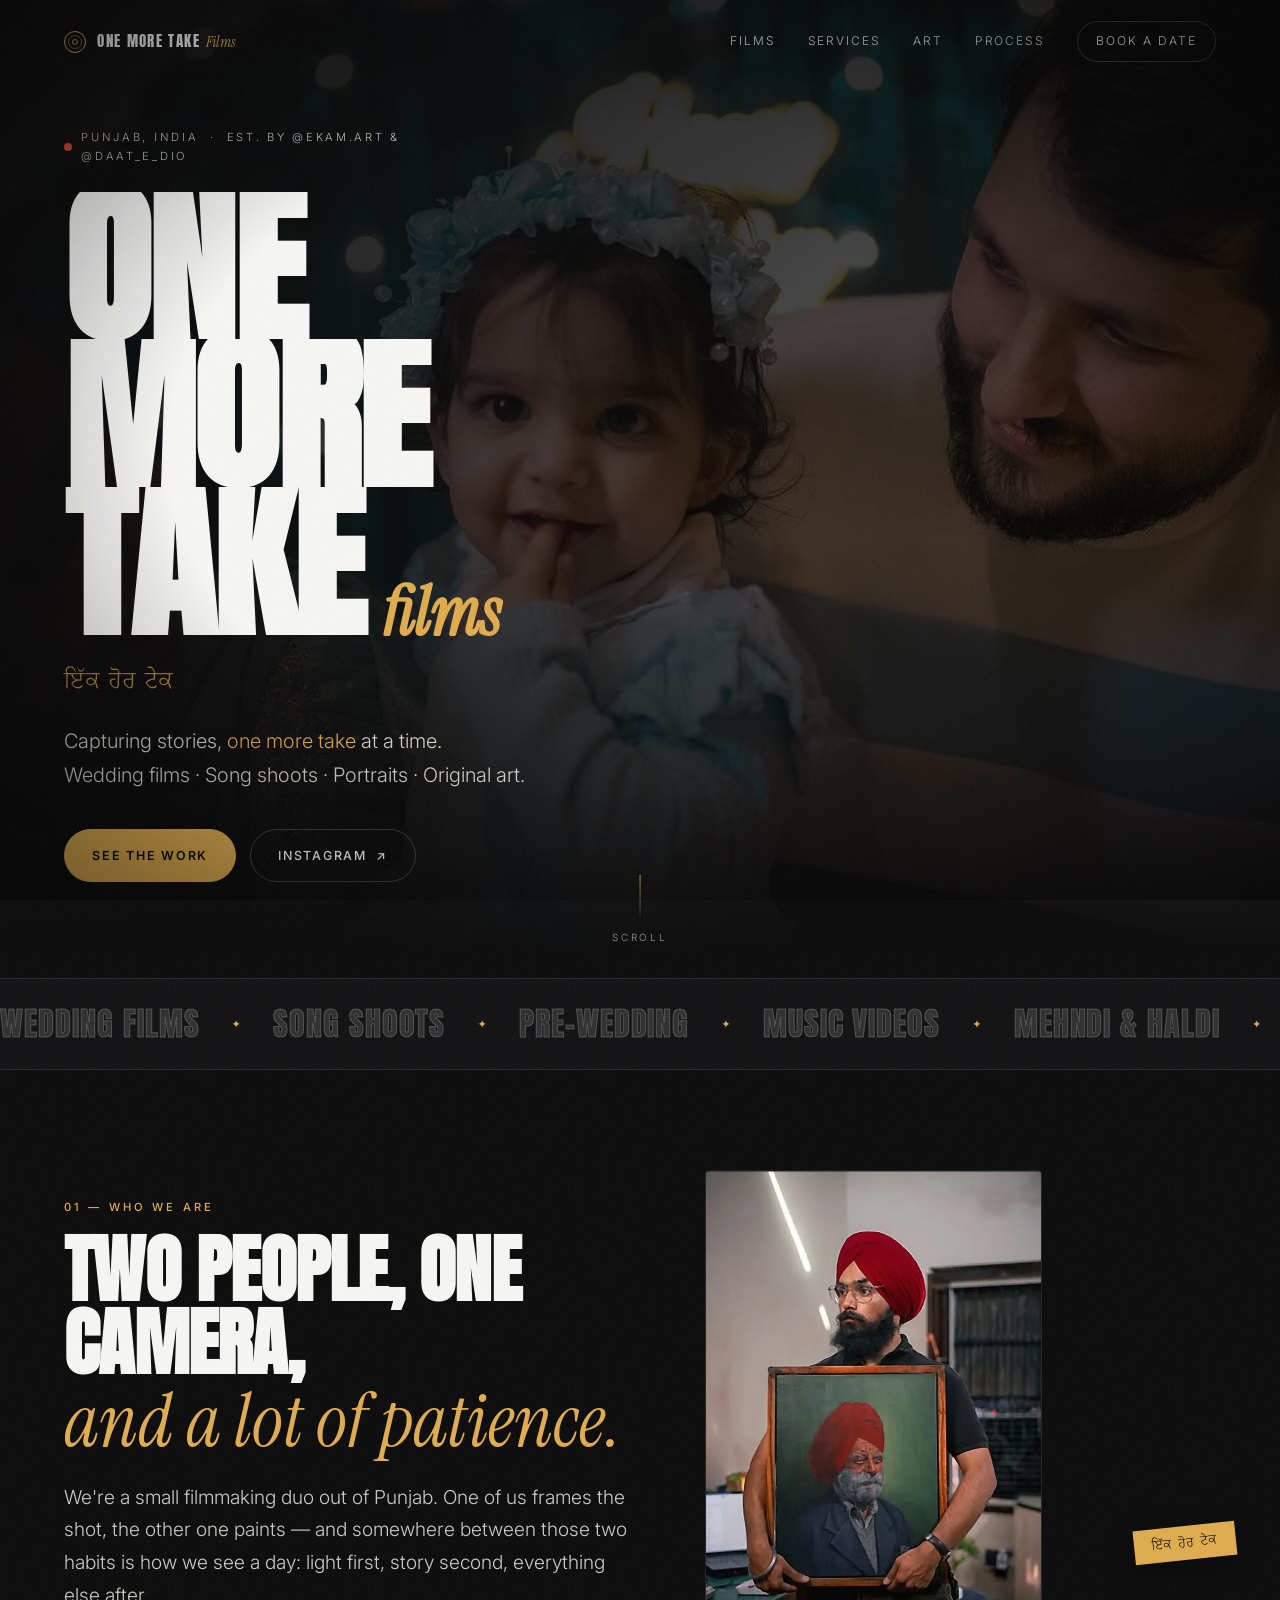
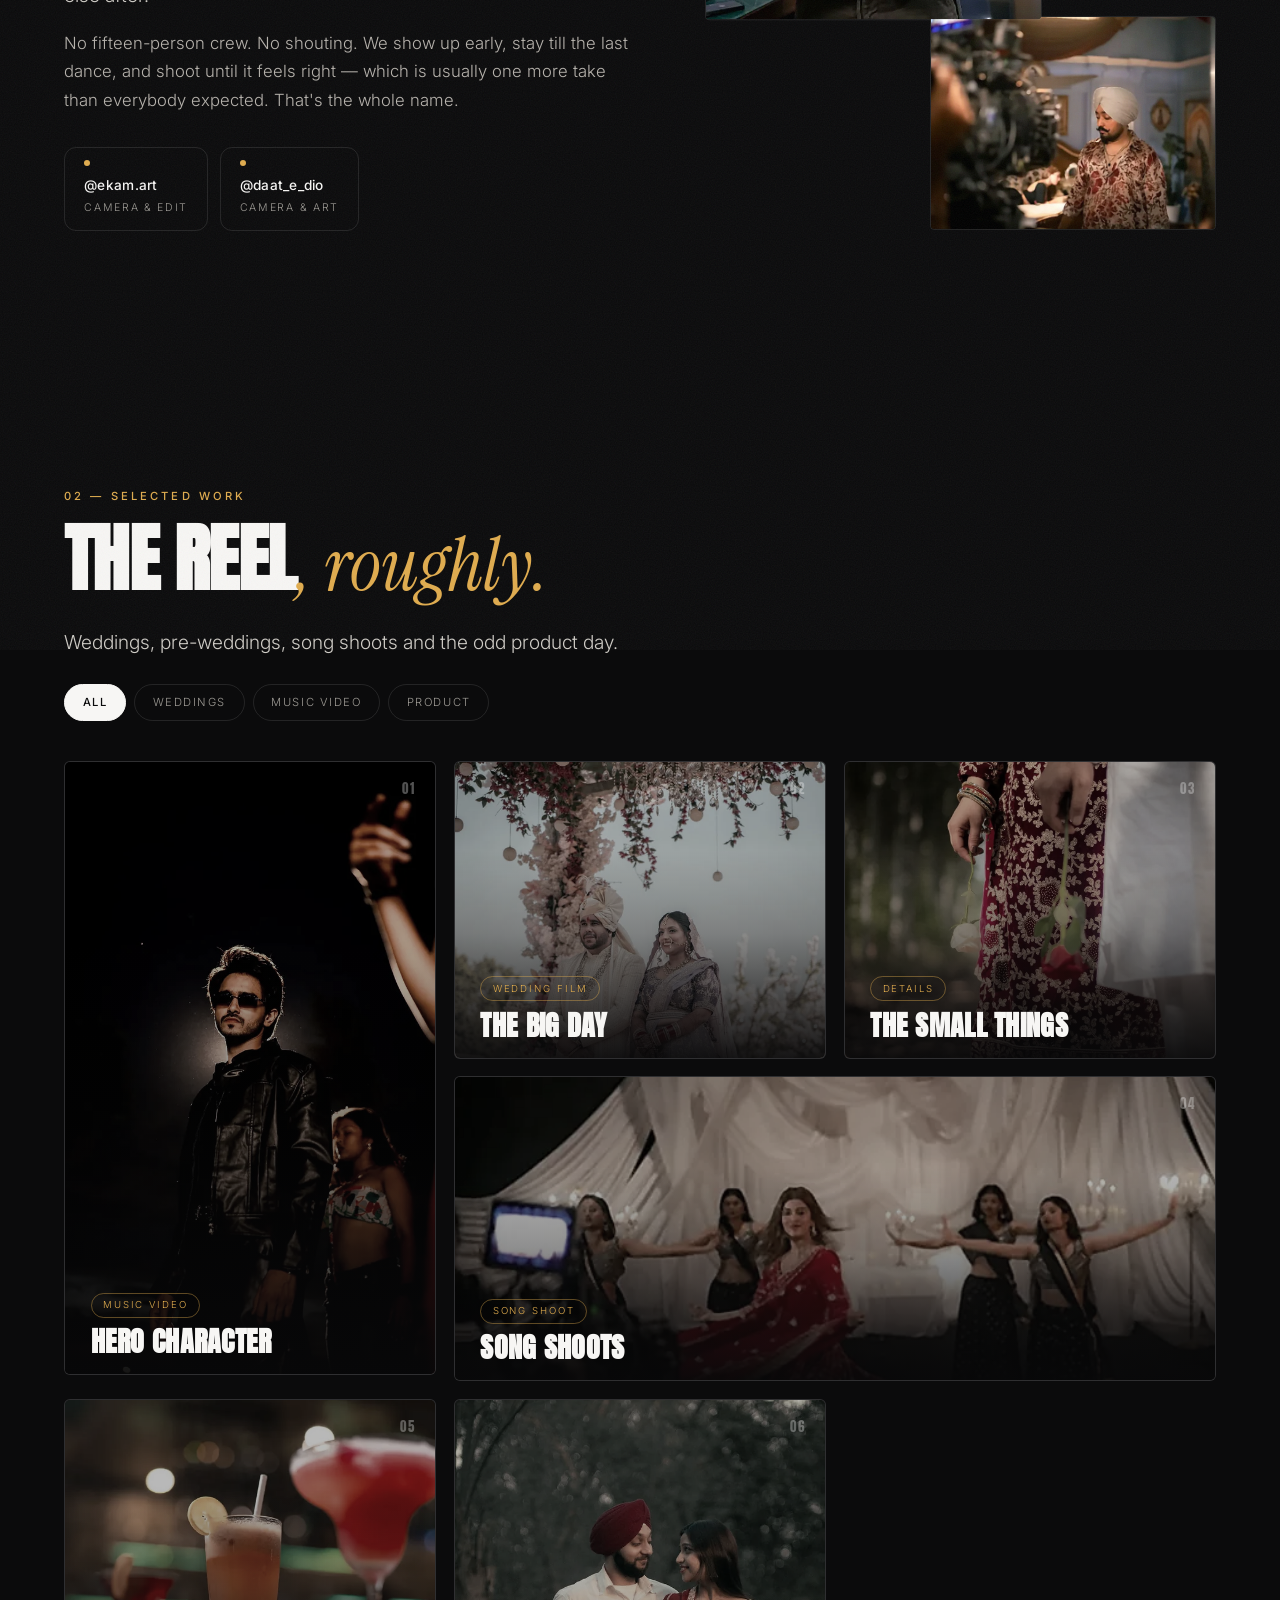
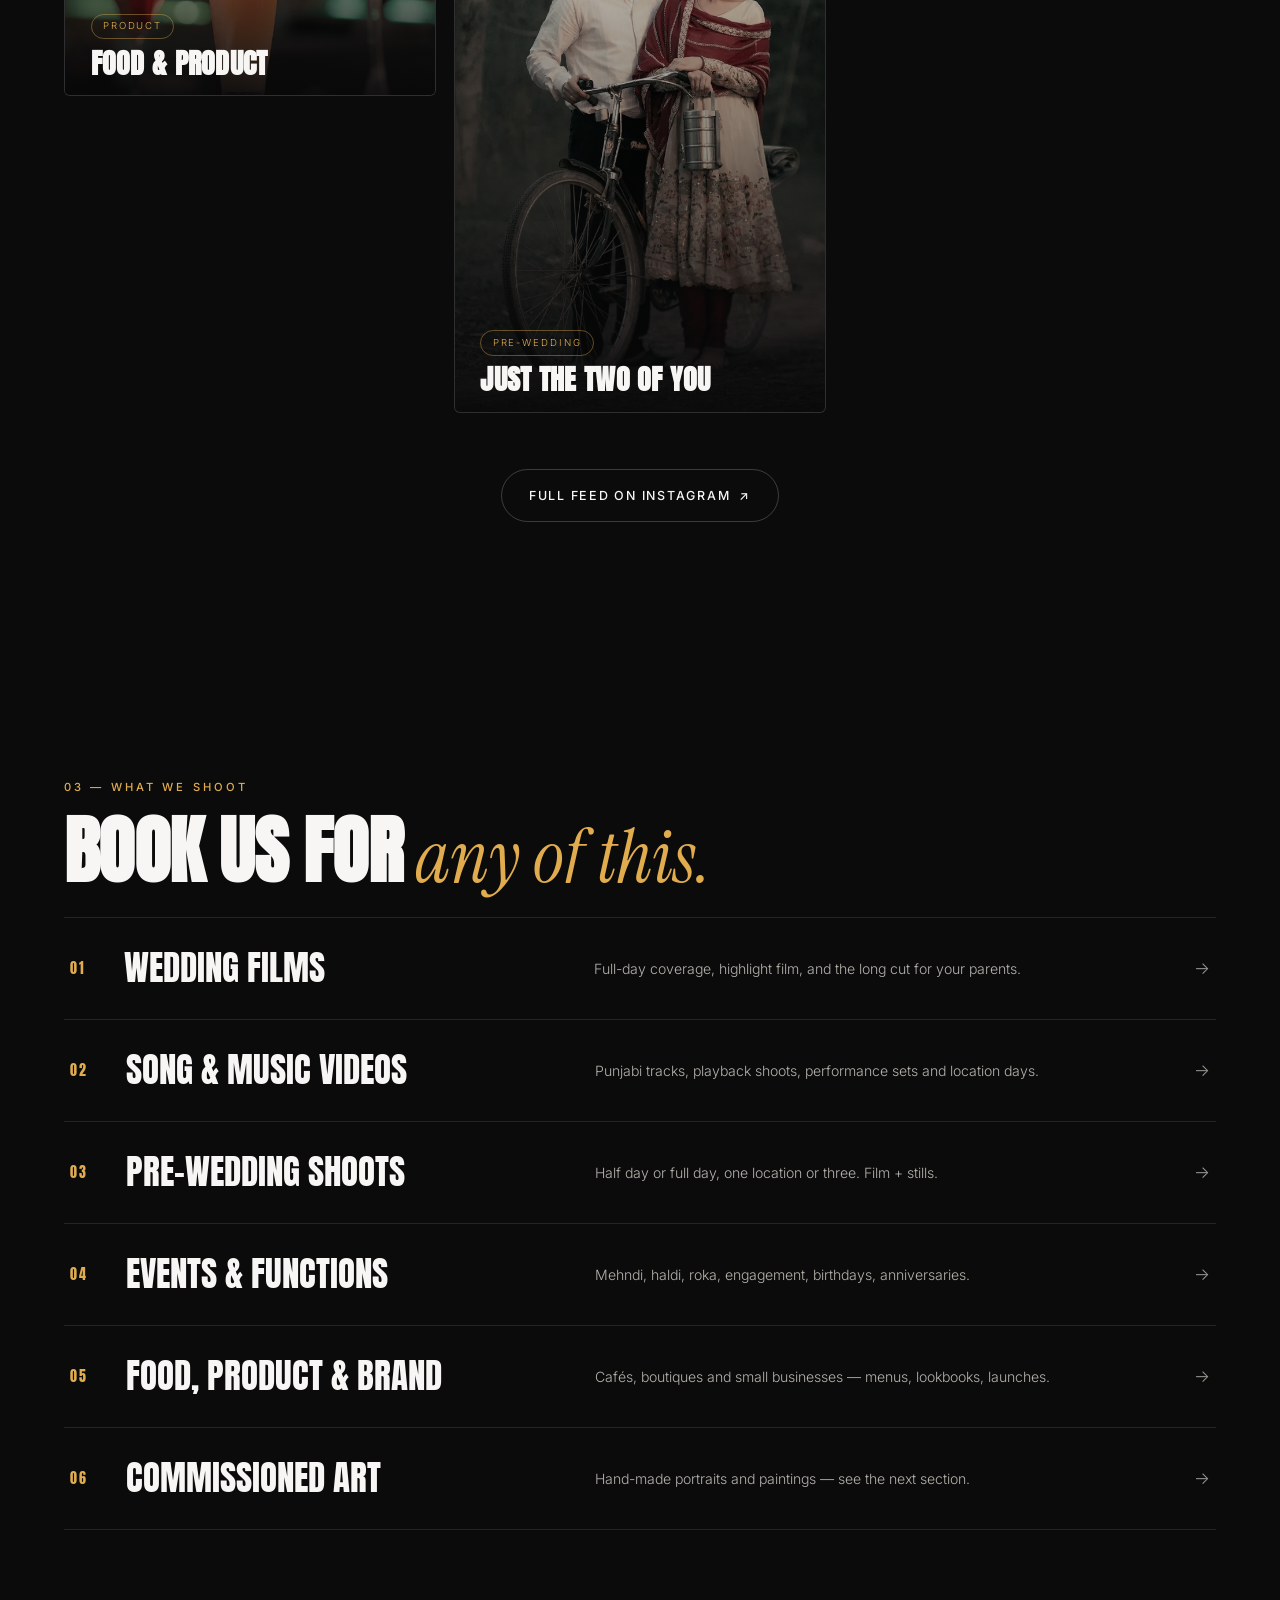
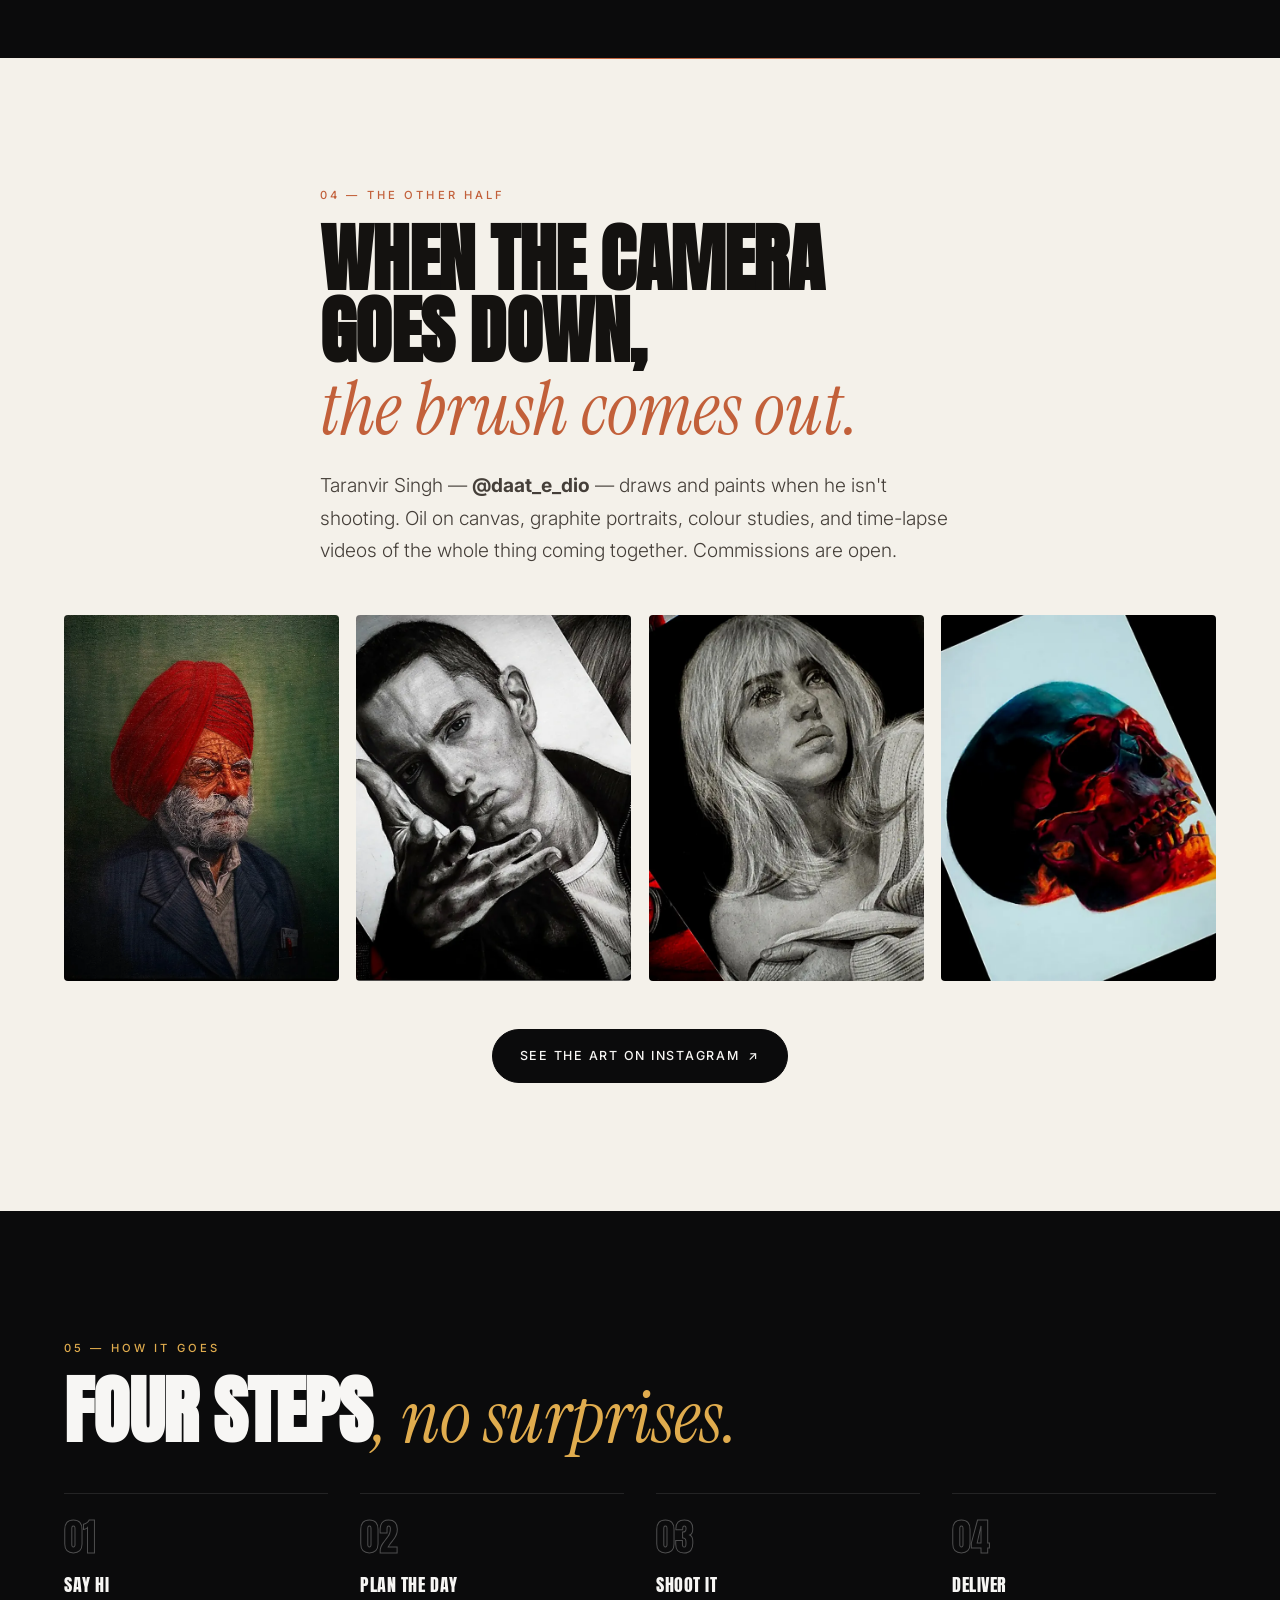
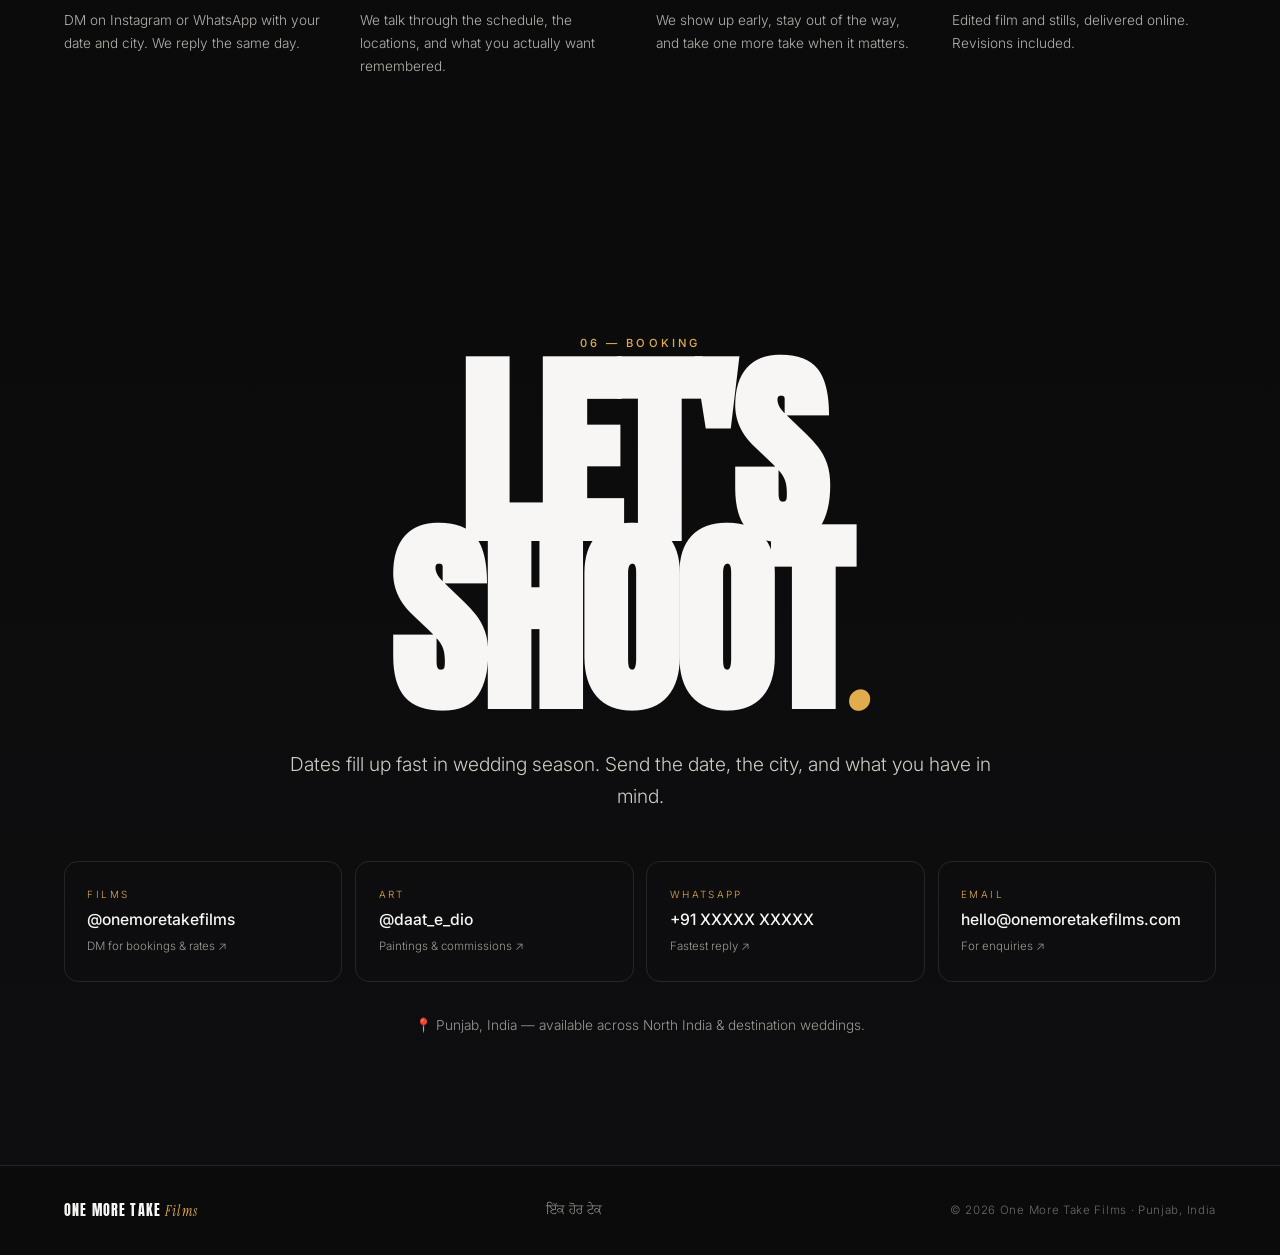
<file: index.html>
<!DOCTYPE html>
<html lang="en">
<head>
<meta charset="UTF-8" />
<meta name="viewport" content="width=device-width, initial-scale=1" />
<title>One More Take Films — Wedding Films, Song Shoots &amp; Art | Punjab</title>
<meta name="description" content="One More Take Films — cinematic wedding films, song shoots and music videos from Punjab, India. Plus original paintings and sketches by Taranvir Singh." />
<meta name="theme-color" content="#0b0b0c" />

<!-- Open Graph (for WhatsApp / Instagram link previews) -->
<meta property="og:type" content="website" />
<meta property="og:title" content="One More Take Films" />
<meta property="og:description" content="Capturing stories, one more take at a time. Wedding films, song shoots &amp; art from Punjab, India." />
<meta property="og:image" content="assets/img/og-cover.jpg" />

<link rel="preconnect" href="https://fonts.googleapis.com" />
<link rel="preconnect" href="https://fonts.gstatic.com" crossorigin />
<link href="https://fonts.googleapis.com/css2?family=Anton&family=Instrument+Serif:ital@0;1&family=Inter:wght@300;400;500;600&family=Noto+Serif+Gurmukhi:wght@400;600&display=swap" rel="stylesheet" />
<link rel="stylesheet" href="assets/css/style.css" />
</head>
<body>

<!-- ============ PRELOADER : 3 · 2 · 1 · ACTION ============ -->
<div class="loader" id="loader" aria-hidden="true">
  <div class="loader__clap">
    <div class="clap-top"><span></span><span></span><span></span><span></span><span></span><span></span></div>
    <div class="clap-body">
      <p>ONE MORE TAKE</p>
      <small>SCENE 01 · TAKE 01</small>
    </div>
  </div>
  <div class="loader__count"><span>3</span><span>2</span><span>1</span><span>ACTION</span></div>
</div>

<!-- ============ FILM GRAIN + VIGNETTE OVERLAYS ============ -->
<div class="grain" aria-hidden="true"></div>
<div class="vignette" aria-hidden="true"></div>
<div class="cursor" id="cursor" aria-hidden="true"><span></span></div>

<!-- ============ NAV ============ -->
<header class="nav" id="nav">
  <a class="nav__logo" href="#top">
    <span class="nav__aperture" aria-hidden="true"></span>
    <span class="nav__name">One More Take<em>Films</em></span>
  </a>
  <nav class="nav__links" id="navLinks">
    <a href="#work">Films</a>
    <a href="#services">Services</a>
    <a href="#art">Art</a>
    <a href="#process">Process</a>
    <a href="#contact" class="nav__cta">Book a date</a>
  </nav>
  <button class="nav__burger" id="burger" aria-label="Menu" aria-expanded="false"><span></span><span></span></button>
</header>

<!-- ============ HERO ============ -->
<section class="hero" id="top">
  <div class="hero__bars" aria-hidden="true"><i></i><i></i></div>

  <div class="hero__media" data-parallax="0.18">
    <picture>
  <source type="image/webp" sizes="100vw" srcset="assets/img/hero-640.webp 640w, assets/img/hero-960.webp 960w, assets/img/hero.webp 1920w" />
  <img src="assets/img/hero.jpg" sizes="100vw" srcset="assets/img/hero-640.jpg 640w, assets/img/hero-960.jpg 960w, assets/img/hero.jpg 1920w" alt="" fetchpriority="high" />
</picture>
  </div>

  <div class="hero__inner">
    <p class="hero__eyebrow reveal">
      <span class="rec" aria-hidden="true"></span> Punjab, India &nbsp;·&nbsp; Est. by @ekam.art &amp; @daat_e_dio
    </p>

    <h1 class="hero__title">
      <span class="line"><span>ONE</span></span>
      <span class="line"><span>MORE</span></span>
      <span class="line"><span>TAKE</span><em>films</em></span>
    </h1>

    <p class="hero__gurmukhi reveal" lang="pa">ਇੱਕ ਹੋਰ ਟੇਕ</p>

    <p class="hero__tag reveal">
      Capturing stories, <span class="hl">one more take</span> at a time.<br />
      Wedding films · Song shoots · Portraits · Original art.
    </p>

    <div class="hero__actions reveal">
      <a class="btn btn--solid" href="#work">See the work</a>
      <a class="btn btn--ghost" href="https://www.instagram.com/onemoretakefilms" target="_blank" rel="noopener">Instagram <span aria-hidden="true">↗</span></a>
    </div>
  </div>

  <a class="hero__scroll" href="#marquee" aria-label="Scroll down"><span></span>scroll</a>
</section>

<!-- ============ MARQUEE ============ -->
<div class="marquee" id="marquee" aria-hidden="true">
  <div class="marquee__track">
    <span>Wedding Films</span><i>✦</i><span>Song Shoots</span><i>✦</i><span>Pre-Wedding</span><i>✦</i><span>Music Videos</span><i>✦</i><span>Mehndi &amp; Haldi</span><i>✦</i><span>Portraits</span><i>✦</i><span>Paintings</span><i>✦</i>
    <span>Wedding Films</span><i>✦</i><span>Song Shoots</span><i>✦</i><span>Pre-Wedding</span><i>✦</i><span>Music Videos</span><i>✦</i><span>Mehndi &amp; Haldi</span><i>✦</i><span>Portraits</span><i>✦</i><span>Paintings</span><i>✦</i>
  </div>
</div>

<!-- ============ ABOUT ============ -->
<section class="about" id="about">
  <div class="wrap about__grid">
    <div class="about__copy">
      <p class="kicker reveal">01 — Who we are</p>
      <h2 class="h2 reveal">Two people, one camera,<br /><em>and a lot of patience.</em></h2>
      <p class="lead reveal">
        We're a small filmmaking duo out of Punjab. One of us frames the shot, the other one paints —
        and somewhere between those two habits is how we see a day: light first, story second, everything else after.
      </p>
      <p class="reveal">
        No fifteen-person crew. No shouting. We show up early, stay till the last dance, and shoot until it feels
        right — which is usually one more take than everybody expected. That's the whole name.
      </p>
      <div class="about__people reveal">
        <a class="person" href="https://www.instagram.com/ekam.art" target="_blank" rel="noopener">
          <span class="person__dot"></span>
          <b>@ekam.art</b><small>Camera &amp; edit</small>
        </a>
        <a class="person" href="https://www.instagram.com/daat_e_dio" target="_blank" rel="noopener">
          <span class="person__dot"></span>
          <b>@daat_e_dio</b><small>Camera &amp; art</small>
        </a>
      </div>
    </div>

    <div class="about__frames">
      <figure class="frame frame--a" data-parallax="0.08">
        <picture>
  <source type="image/webp" sizes="(max-width:1000px) 90vw, 42vw" srcset="assets/img/about-1-640.webp 640w, assets/img/about-1.webp 900w" />
  <img src="assets/img/about-1.jpg" sizes="(max-width:1000px) 90vw, 42vw" srcset="assets/img/about-1-640.jpg 640w, assets/img/about-1.jpg 900w" alt="Taranvir Singh holding a finished oil portrait" loading="lazy" />
</picture>
      </figure>
      <figure class="frame frame--b" data-parallax="-0.06">
        <picture>
  <source type="image/webp" sizes="(max-width:1000px) 90vw, 42vw" srcset="assets/img/about-2-640.webp 640w, assets/img/about-2-960.webp 960w, assets/img/about-2.webp 1138w" />
  <img src="assets/img/about-2.jpg" sizes="(max-width:1000px) 90vw, 42vw" srcset="assets/img/about-2-640.jpg 640w, assets/img/about-2-960.jpg 960w, assets/img/about-2.jpg 1138w" alt="Cinema camera rig on set, behind the scenes" loading="lazy" />
</picture>
      </figure>
      <div class="frame__tape" aria-hidden="true">ਇੱਕ ਹੋਰ ਟੇਕ</div>
    </div>
  </div>
</section>

<!-- ============ WORK / GALLERY ============ -->
<section class="work" id="work">
  <div class="wrap">
    <p class="kicker reveal">02 — Selected work</p>
    <h2 class="h2 reveal">The reel<em>, roughly.</em></h2>
    <p class="lead reveal">Weddings, pre-weddings, song shoots and the odd product day.</p>

    <div class="filters reveal" role="tablist" aria-label="Filter work">
      <button class="chip is-on" data-filter="all">All</button>
      <button class="chip" data-filter="wedding">Weddings</button>
      <button class="chip" data-filter="song">Music video</button>
      <button class="chip" data-filter="product">Product</button>
    </div>
  </div>

  <div class="grid wrap" id="grid">

    <article class="card card--tall reveal" data-cat="song">
      <div class="card__media">
        <picture>
  <source type="image/webp" sizes="(max-width:760px) 92vw, (max-width:1000px) 48vw, 33vw" srcset="assets/img/work-01-640.webp 640w, assets/img/work-01.webp 900w" />
  <img src="assets/img/work-01.jpg" sizes="(max-width:760px) 92vw, (max-width:1000px) 48vw, 33vw" srcset="assets/img/work-01-640.jpg 640w, assets/img/work-01.jpg 900w" alt="Music video still, performer backlit at night" loading="lazy" />
</picture>
      </div>
      <div class="card__meta">
        <span class="tag">Music video</span>
        <h3>Hero character</h3>
        <p>Night exteriors, hard backlight, and a look that had to read in one frame.</p>
      </div>
      <span class="card__no" aria-hidden="true">01</span>
    </article>

    <article class="card reveal" data-cat="wedding">
      <div class="card__media">
        <picture>
  <source type="image/webp" sizes="(max-width:760px) 92vw, (max-width:1000px) 48vw, 33vw" srcset="assets/img/work-02-640.webp 640w, assets/img/work-02-960.webp 960w, assets/img/work-02.webp 1200w" />
  <img src="assets/img/work-02.jpg" sizes="(max-width:760px) 92vw, (max-width:1000px) 48vw, 33vw" srcset="assets/img/work-02-640.jpg 640w, assets/img/work-02-960.jpg 960w, assets/img/work-02.jpg 1200w" alt="Bride and groom under a floral mandap" loading="lazy" />
</picture>
      </div>
      <div class="card__meta">
        <span class="tag">Wedding film</span>
        <h3>The big day</h3>
        <p>Getting ready to the last bidaai — cut down to a film you'll actually rewatch.</p>
      </div>
      <span class="card__no" aria-hidden="true">02</span>
    </article>

    <article class="card reveal" data-cat="wedding">
      <div class="card__media">
        <picture>
  <source type="image/webp" sizes="(max-width:760px) 92vw, (max-width:1000px) 48vw, 33vw" srcset="assets/img/work-03-640.webp 640w, assets/img/work-03-960.webp 960w, assets/img/work-03.webp 1200w" />
  <img src="assets/img/work-03.jpg" sizes="(max-width:760px) 92vw, (max-width:1000px) 48vw, 33vw" srcset="assets/img/work-03-640.jpg 640w, assets/img/work-03-960.jpg 960w, assets/img/work-03.jpg 1200w" alt="Close detail of embroidery and roses" loading="lazy" />
</picture>
      </div>
      <div class="card__meta">
        <span class="tag">Details</span>
        <h3>The small things</h3>
        <p>Embroidery, bangles, roses — the frames nobody thinks to ask for.</p>
      </div>
      <span class="card__no" aria-hidden="true">03</span>
    </article>

    <article class="card card--wide reveal" data-cat="song">
      <div class="card__media">
        <picture>
  <source type="image/webp" sizes="(max-width:760px) 92vw, (max-width:1000px) 48vw, 33vw" srcset="assets/img/work-04-640.webp 640w, assets/img/work-04-960.webp 960w, assets/img/work-04.webp 1280w" />
  <img src="assets/img/work-04.jpg" sizes="(max-width:760px) 92vw, (max-width:1000px) 48vw, 33vw" srcset="assets/img/work-04-640.jpg 640w, assets/img/work-04-960.jpg 960w, assets/img/work-04.jpg 1280w" alt="Dancer mid-twirl on a song shoot set" loading="lazy" />
</picture>
      </div>
      <div class="card__meta">
        <span class="tag">Song shoot</span>
        <h3>Song shoots</h3>
        <p>Playback, choreography, and the one wide shot the artist always asks for.</p>
      </div>
      <span class="card__no" aria-hidden="true">04</span>
    </article>

    <article class="card reveal" data-cat="product">
      <div class="card__media">
        <picture>
  <source type="image/webp" sizes="(max-width:760px) 92vw, (max-width:1000px) 48vw, 33vw" srcset="assets/img/work-05-640.webp 640w, assets/img/work-05-960.webp 960w, assets/img/work-05.webp 1200w" />
  <img src="assets/img/work-05.jpg" sizes="(max-width:760px) 92vw, (max-width:1000px) 48vw, 33vw" srcset="assets/img/work-05-640.jpg 640w, assets/img/work-05-960.jpg 960w, assets/img/work-05.jpg 1200w" alt="Cocktails lit against bokeh" loading="lazy" />
</picture>
      </div>
      <div class="card__meta">
        <span class="tag">Product</span>
        <h3>Food &amp; product</h3>
        <p>Menus, cafés and small businesses — shot so the thing actually looks good.</p>
      </div>
      <span class="card__no" aria-hidden="true">05</span>
    </article>

    <article class="card card--tall reveal" data-cat="wedding">
      <div class="card__media">
        <picture>
  <source type="image/webp" sizes="(max-width:760px) 92vw, (max-width:1000px) 48vw, 33vw" srcset="assets/img/work-06-640.webp 640w, assets/img/work-06.webp 900w" />
  <img src="assets/img/work-06.jpg" sizes="(max-width:760px) 92vw, (max-width:1000px) 48vw, 33vw" srcset="assets/img/work-06-640.jpg 640w, assets/img/work-06.jpg 900w" alt="Pre-wedding portrait with a bicycle at dusk" loading="lazy" />
</picture>
      </div>
      <div class="card__meta">
        <span class="tag">Pre-wedding</span>
        <h3>Just the two of you</h3>
        <p>One location, good light, and zero awkward posing instructions.</p>
      </div>
      <span class="card__no" aria-hidden="true">06</span>
    </article>

  </div>

  <div class="wrap center">
    <a class="btn btn--ghost reveal" href="https://www.instagram.com/onemoretakefilms" target="_blank" rel="noopener">
      Full feed on Instagram <span aria-hidden="true">↗</span>
    </a>
  </div>
</section>

<!-- ============ SERVICES ============ -->
<section class="services" id="services">
  <div class="wrap">
    <p class="kicker reveal">03 — What we shoot</p>
    <h2 class="h2 reveal">Book us for<em> any of this.</em></h2>

    <ul class="svc">
      <li class="svc__row reveal">
        <span class="svc__n">01</span>
        <h3>Wedding Films</h3>
        <p>Full-day coverage, highlight film, and the long cut for your parents.</p>
        <span class="svc__go" aria-hidden="true">→</span>
      </li>
      <li class="svc__row reveal">
        <span class="svc__n">02</span>
        <h3>Song &amp; Music Videos</h3>
        <p>Punjabi tracks, playback shoots, performance sets and location days.</p>
        <span class="svc__go" aria-hidden="true">→</span>
      </li>
      <li class="svc__row reveal">
        <span class="svc__n">03</span>
        <h3>Pre-Wedding Shoots</h3>
        <p>Half day or full day, one location or three. Film + stills.</p>
        <span class="svc__go" aria-hidden="true">→</span>
      </li>
      <li class="svc__row reveal">
        <span class="svc__n">04</span>
        <h3>Events &amp; Functions</h3>
        <p>Mehndi, haldi, roka, engagement, birthdays, anniversaries.</p>
        <span class="svc__go" aria-hidden="true">→</span>
      </li>
      <li class="svc__row reveal">
        <span class="svc__n">05</span>
        <h3>Food, Product &amp; Brand</h3>
        <p>Cafés, boutiques and small businesses — menus, lookbooks, launches.</p>
        <span class="svc__go" aria-hidden="true">→</span>
      </li>
      <li class="svc__row reveal">
        <span class="svc__n">06</span>
        <h3>Commissioned Art</h3>
        <p>Hand-made portraits and paintings — see the next section.</p>
        <span class="svc__go" aria-hidden="true">→</span>
      </li>
    </ul>
  </div>
</section>

<!-- ============ ART / DAAT-E-DIO ============ -->
<section class="art" id="art">
  <div class="wrap art__head">
    <p class="kicker reveal">04 — The other half</p>
    <h2 class="h2 reveal">When the camera goes down,<br /><em>the brush comes out.</em></h2>
    <p class="lead reveal">
      Taranvir Singh — <b>@daat_e_dio</b> — draws and paints when he isn't shooting. Oil on canvas,
      graphite portraits, colour studies, and time-lapse videos of the whole thing coming together.
      Commissions are open.
    </p>
  </div>

  <div class="art__strip">
    <figure class="art__item reveal">
      <picture>
  <source type="image/webp" sizes="(max-width:380px) 92vw, (max-width:1000px) 46vw, 24vw" srcset="assets/img/art-01-640.webp 640w, assets/img/art-01.webp 900w" />
  <img src="assets/img/art-01.jpg" sizes="(max-width:380px) 92vw, (max-width:1000px) 46vw, 24vw" srcset="assets/img/art-01-640.jpg 640w, assets/img/art-01.jpg 900w" alt="Oil portrait of an elderly man in a red turban" loading="lazy" />
</picture>
      <figcaption>Oil on canvas</figcaption>
    </figure>
    <figure class="art__item reveal">
      <picture>
  <source type="image/webp" sizes="(max-width:380px) 92vw, (max-width:1000px) 46vw, 24vw" srcset="assets/img/art-02-640.webp 640w, assets/img/art-02.webp 900w" />
  <img src="assets/img/art-02.jpg" sizes="(max-width:380px) 92vw, (max-width:1000px) 46vw, 24vw" srcset="assets/img/art-02-640.jpg 640w, assets/img/art-02.jpg 900w" alt="Graphite portrait study" loading="lazy" />
</picture>
      <figcaption>Graphite portrait</figcaption>
    </figure>
    <figure class="art__item reveal">
      <picture>
  <source type="image/webp" sizes="(max-width:380px) 92vw, (max-width:1000px) 46vw, 24vw" srcset="assets/img/art-03-640.webp 640w, assets/img/art-03.webp 900w" />
  <img src="assets/img/art-03.jpg" sizes="(max-width:380px) 92vw, (max-width:1000px) 46vw, 24vw" srcset="assets/img/art-03-640.jpg 640w, assets/img/art-03.jpg 900w" alt="Graphite portrait study" loading="lazy" />
</picture>
      <figcaption>Pencil study</figcaption>
    </figure>
    <figure class="art__item reveal">
      <picture>
  <source type="image/webp" sizes="(max-width:380px) 92vw, (max-width:1000px) 46vw, 24vw" srcset="assets/img/art-04-640.webp 640w, assets/img/art-04.webp 900w" />
  <img src="assets/img/art-04.jpg" sizes="(max-width:380px) 92vw, (max-width:1000px) 46vw, 24vw" srcset="assets/img/art-04-640.jpg 640w, assets/img/art-04.jpg 900w" alt="Colour pencil study" loading="lazy" />
</picture>
      <figcaption>Colour study</figcaption>
    </figure>
  </div>

  <div class="wrap center">
    <a class="btn btn--dark reveal" href="https://www.instagram.com/daat_e_dio" target="_blank" rel="noopener">
      See the art on Instagram <span aria-hidden="true">↗</span>
    </a>
  </div>
</section>

<!-- ============ PROCESS ============ -->
<section class="process" id="process">
  <div class="wrap">
    <p class="kicker reveal">05 — How it goes</p>
    <h2 class="h2 reveal">Four steps<em>, no surprises.</em></h2>

    <div class="steps">
      <div class="step reveal">
        <span class="step__n">01</span>
        <h3>Say hi</h3>
        <p>DM on Instagram or WhatsApp with your date and city. We reply the same day.</p>
      </div>
      <div class="step reveal">
        <span class="step__n">02</span>
        <h3>Plan the day</h3>
        <p>We talk through the schedule, the locations, and what you actually want remembered.</p>
      </div>
      <div class="step reveal">
        <span class="step__n">03</span>
        <h3>Shoot it</h3>
        <p>We show up early, stay out of the way, and take one more take when it matters.</p>
      </div>
      <div class="step reveal">
        <span class="step__n">04</span>
        <h3>Deliver</h3>
        <p>Edited film and stills, delivered online. Revisions included.</p>
      </div>
    </div>
  </div>
</section>

<!-- ============ CONTACT ============ -->
<section class="contact" id="contact">
  <div class="wrap">
    <p class="kicker reveal">06 — Booking</p>
    <h2 class="big reveal">LET'S<br />SHOOT<em>.</em></h2>
    <p class="lead center reveal">
      Dates fill up fast in wedding season. Send the date, the city, and what you have in mind.
    </p>

    <div class="contact__cards">
      <a class="ccard reveal" href="https://www.instagram.com/onemoretakefilms" target="_blank" rel="noopener">
        <span class="ccard__k">Films</span>
        <b>@onemoretakefilms</b>
        <small>DM for bookings &amp; rates ↗</small>
      </a>
      <a class="ccard reveal" href="https://www.instagram.com/daat_e_dio" target="_blank" rel="noopener">
        <span class="ccard__k">Art</span>
        <b>@daat_e_dio</b>
        <small>Paintings &amp; commissions ↗</small>
      </a>
      <a class="ccard reveal" href="https://wa.me/91XXXXXXXXXX" data-edit>
        <span class="ccard__k">WhatsApp</span>
        <b>+91 XXXXX XXXXX</b>
        <small>Fastest reply ↗</small>
      </a>
      <a class="ccard reveal" href="mailto:hello@onemoretakefilms.com" data-edit>
        <span class="ccard__k">Email</span>
        <b>hello@onemoretakefilms.com</b>
        <small>For enquiries ↗</small>
      </a>
    </div>

    <p class="contact__loc reveal">📍 Punjab, India — available across North India &amp; destination weddings.</p>
  </div>
</section>

<!-- ============ FOOTER ============ -->
<footer class="foot">
  <div class="wrap foot__in">
    <span class="foot__logo">One More Take <em>Films</em></span>
    <span class="foot__pa" lang="pa">ਇੱਕ ਹੋਰ ਟੇਕ</span>
    <span class="foot__c">© <span id="yr">2026</span> One More Take Films · Punjab, India</span>
  </div>
</footer>

<script src="assets/js/main.js"></script>
</body>
</html>
</file>
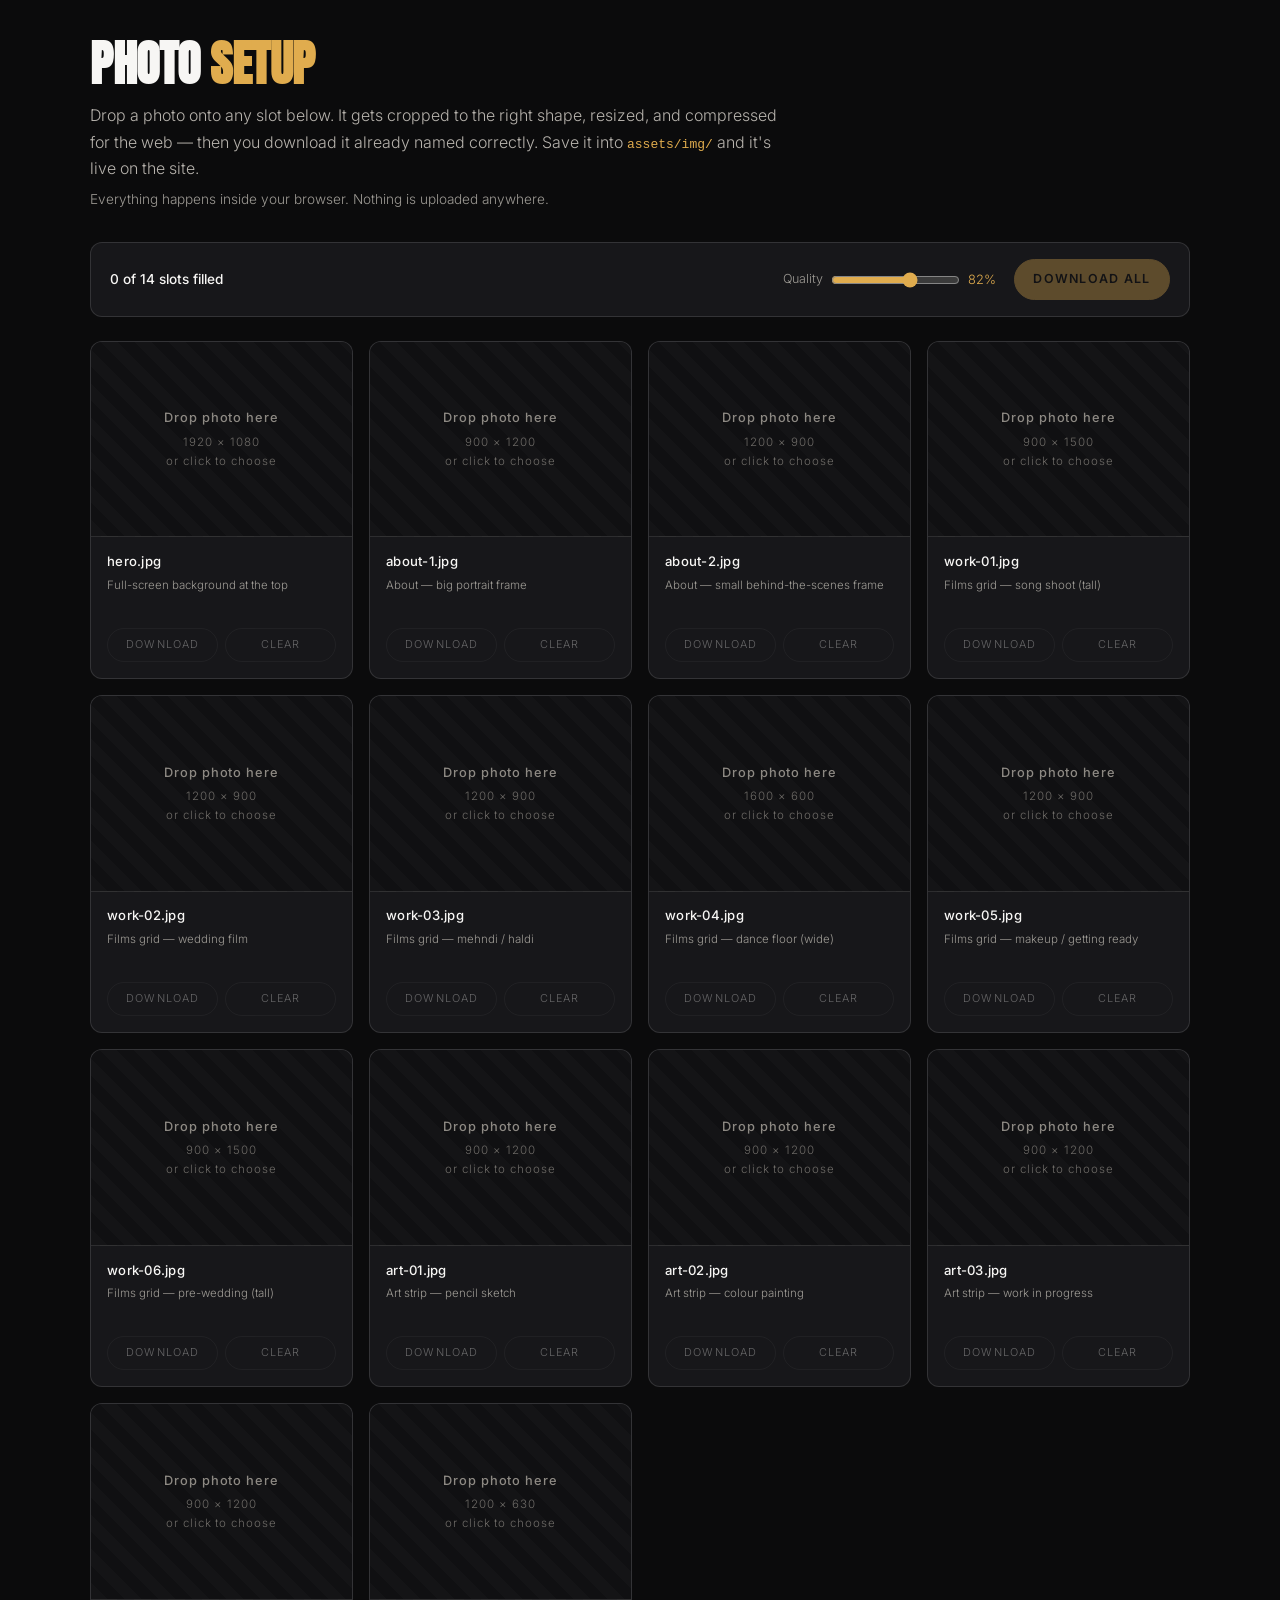
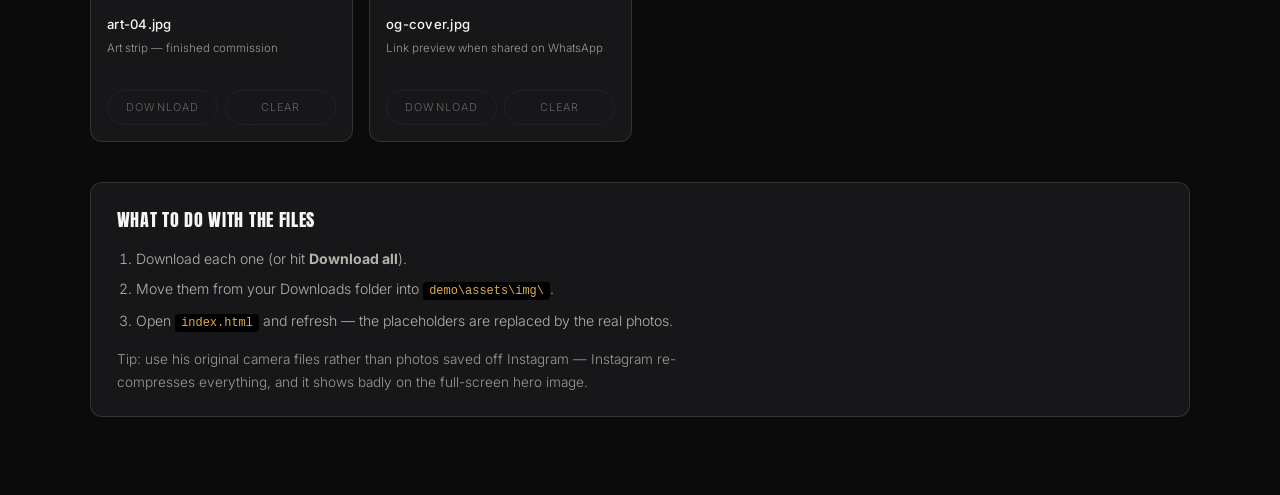
<file: setup-photos.html>
<!DOCTYPE html>
<html lang="en">
<head>
<meta charset="UTF-8" />
<meta name="viewport" content="width=device-width, initial-scale=1" />
<title>Photo Setup — One More Take Films</title>
<link href="https://fonts.googleapis.com/css2?family=Anton&family=Inter:wght@300;400;500;600&display=swap" rel="stylesheet" />
<style>
  :root{--ink:#0b0b0c;--smoke:#17171a;--line:rgba(255,255,255,.12);--gold:#e0ac4e;--fog:#9d9a94;--white:#f7f6f4}
  *{box-sizing:border-box;margin:0;padding:0}
  body{background:var(--ink);color:var(--white);font-family:Inter,system-ui,sans-serif;font-weight:300;line-height:1.65;padding:2.5rem 1.5rem 5rem}
  .wrap{width:min(1100px,100%);margin-inline:auto}
  h1{font-family:Anton,sans-serif;font-size:clamp(1.8rem,5vw,3rem);text-transform:uppercase;letter-spacing:-.01em;line-height:1}
  h1 em{font-style:normal;color:var(--gold)}
  .sub{color:#b6b2ac;max-width:70ch;margin:.9rem 0 .4rem}
  .note{color:var(--fog);font-size:.85rem;max-width:70ch}
  .bar{display:flex;flex-wrap:wrap;gap:.7rem;align-items:center;margin:2rem 0 1.5rem;padding:1rem 1.2rem;border:1px solid var(--line);border-radius:12px;background:var(--smoke)}
  .bar b{font-size:.85rem;font-weight:500}
  .bar span{color:var(--fog);font-size:.8rem}
  button{font:inherit;cursor:pointer;border:1px solid var(--line);background:none;color:var(--white);border-radius:999px;padding:.55rem 1.15rem;font-size:.78rem;letter-spacing:.1em;text-transform:uppercase;transition:.25s}
  button:hover:not(:disabled){background:var(--white);color:var(--ink);border-color:var(--white)}
  button.go{background:var(--gold);border-color:var(--gold);color:var(--ink);font-weight:600}
  button.go:hover:not(:disabled){background:var(--white);border-color:var(--white)}
  button:disabled{opacity:.35;cursor:not-allowed}
  .slots{display:grid;grid-template-columns:repeat(auto-fill,minmax(250px,1fr));gap:1rem;margin-top:1.5rem}
  .slot{border:1px solid var(--line);border-radius:12px;background:var(--smoke);overflow:hidden;display:flex;flex-direction:column}
  .slot.filled{border-color:rgba(224,172,78,.5)}
  .slot.over{border-color:var(--gold);background:#1f1c16}
  .drop{position:relative;aspect-ratio:4/3;display:grid;place-items:center;text-align:center;padding:1rem;cursor:pointer;background:repeating-linear-gradient(45deg,#141416 0 12px,#101012 12px 24px);border-bottom:1px solid var(--line)}
  .drop canvas{position:absolute;inset:0;width:100%;height:100%;object-fit:cover;display:none}
  .slot.filled .drop canvas{display:block}
  .slot.filled .drop .hint{display:none}
  .hint{color:#6d6a66;font-size:.72rem;letter-spacing:.08em;pointer-events:none}
  .hint b{display:block;color:#8d8983;font-size:.8rem;margin-bottom:.25rem;font-weight:500}
  .info{padding:.85rem 1rem;display:flex;flex-direction:column;gap:.2rem}
  .info .fn{font-size:.82rem;font-weight:500;letter-spacing:.02em}
  .info .desc{font-size:.72rem;color:var(--fog)}
  .info .size{font-size:.68rem;color:var(--gold);min-height:1rem;letter-spacing:.06em}
  .row{display:flex;gap:.4rem;padding:0 1rem 1rem}
  .row button{flex:1;padding:.45rem .6rem;font-size:.68rem}
  .steps{border:1px solid var(--line);border-radius:12px;padding:1.4rem 1.6rem;margin-top:2.5rem;background:var(--smoke)}
  .steps h2{font-family:Anton,sans-serif;font-size:1.1rem;text-transform:uppercase;letter-spacing:.04em;margin-bottom:.8rem;font-weight:400}
  .steps ol{margin-left:1.2rem;font-size:.88rem;color:#b6b2ac}
  .steps li{margin-bottom:.45rem}
  .steps code{background:#000;padding:.12rem .4rem;border-radius:4px;color:var(--gold);font-size:.85em}
</style>
</head>
<body>
<div class="wrap">

  <h1>Photo <em>Setup</em></h1>
  <p class="sub">
    Drop a photo onto any slot below. It gets cropped to the right shape, resized, and compressed for the
    web — then you download it already named correctly. Save it into <code style="color:var(--gold)">assets/img/</code>
    and it's live on the site.
  </p>
  <p class="note">Everything happens inside your browser. Nothing is uploaded anywhere.</p>

  <div class="bar">
    <b id="count">0 of 13 slots filled</b>
    <span id="tally"></span>
    <span style="flex:1"></span>
    <label style="display:flex;align-items:center;gap:.5rem;font-size:.78rem;color:var(--fog)">
      Quality
      <input type="range" id="q" min="60" max="95" value="82" style="accent-color:var(--gold)" />
      <span id="qv" style="color:var(--gold);min-width:2.2rem">82%</span>
    </label>
    <button class="go" id="all" disabled>Download all</button>
  </div>

  <div class="slots" id="slots"></div>

  <div class="steps">
    <h2>What to do with the files</h2>
    <ol>
      <li>Download each one (or hit <b>Download all</b>).</li>
      <li>Move them from your Downloads folder into <code>demo\assets\img\</code>.</li>
      <li>Open <code>index.html</code> and refresh — the placeholders are replaced by the real photos.</li>
    </ol>
    <p class="note" style="margin-top:.9rem">
      Tip: use his original camera files rather than photos saved off Instagram — Instagram re-compresses
      everything, and it shows badly on the full-screen hero image.
    </p>
  </div>

</div>

<script>
const SLOTS = [
  {f:'hero.jpg',     w:1920, h:1080, d:'Full-screen background at the top'},
  {f:'about-1.jpg',  w:900,  h:1200, d:'About — big portrait frame'},
  {f:'about-2.jpg',  w:1200, h:900,  d:'About — small behind-the-scenes frame'},
  {f:'work-01.jpg',  w:900,  h:1500, d:'Films grid — song shoot (tall)'},
  {f:'work-02.jpg',  w:1200, h:900,  d:'Films grid — wedding film'},
  {f:'work-03.jpg',  w:1200, h:900,  d:'Films grid — mehndi / haldi'},
  {f:'work-04.jpg',  w:1600, h:600,  d:'Films grid — dance floor (wide)'},
  {f:'work-05.jpg',  w:1200, h:900,  d:'Films grid — makeup / getting ready'},
  {f:'work-06.jpg',  w:900,  h:1500, d:'Films grid — pre-wedding (tall)'},
  {f:'art-01.jpg',   w:900,  h:1200, d:'Art strip — pencil sketch'},
  {f:'art-02.jpg',   w:900,  h:1200, d:'Art strip — colour painting'},
  {f:'art-03.jpg',   w:900,  h:1200, d:'Art strip — work in progress'},
  {f:'art-04.jpg',   w:900,  h:1200, d:'Art strip — finished commission'},
  {f:'og-cover.jpg', w:1200, h:630,  d:'Link preview when shared on WhatsApp'}
];

const wrap = document.getElementById('slots');
const state = {};
let quality = 0.82;

SLOTS.forEach((s, i) => {
  const el = document.createElement('div');
  el.className = 'slot';
  el.innerHTML = `
    <div class="drop" data-i="${i}">
      <canvas></canvas>
      <div class="hint"><b>Drop photo here</b>${s.w} × ${s.h}<br>or click to choose</div>
    </div>
    <div class="info">
      <span class="fn">${s.f}</span>
      <span class="desc">${s.d}</span>
      <span class="size"></span>
    </div>
    <div class="row">
      <button data-dl="${i}" disabled>Download</button>
      <button data-clr="${i}" disabled>Clear</button>
    </div>`;
  wrap.appendChild(el);

  const drop = el.querySelector('.drop');
  const input = Object.assign(document.createElement('input'), {type:'file', accept:'image/*'});
  input.style.display = 'none';
  el.appendChild(input);

  drop.addEventListener('click', () => input.click());
  input.addEventListener('change', e => e.target.files[0] && load(i, e.target.files[0]));

  ['dragenter','dragover'].forEach(ev => drop.addEventListener(ev, e => {
    e.preventDefault(); el.classList.add('over');
  }));
  ['dragleave','drop'].forEach(ev => drop.addEventListener(ev, e => {
    e.preventDefault(); el.classList.remove('over');
  }));
  drop.addEventListener('drop', e => {
    const f = e.dataTransfer.files[0];
    if (f && f.type.startsWith('image/')) load(i, f);
  });

  el.querySelector(`[data-dl="${i}"]`).addEventListener('click', () => save(i));
  el.querySelector(`[data-clr="${i}"]`).addEventListener('click', () => clear(i));
});

function load(i, file) {
  const s = SLOTS[i], img = new Image();
  img.onload = () => { state[i] = img; render(i); };
  img.onerror = () => alert('Could not read that image file.');
  img.src = URL.createObjectURL(file);
}

function render(i) {
  const s = SLOTS[i], img = state[i];
  if (!img) return;
  const slot = wrap.children[i];
  const cv = slot.querySelector('canvas');
  cv.width = s.w; cv.height = s.h;
  const ctx = cv.getContext('2d');
  ctx.imageSmoothingQuality = 'high';

  // cover-crop: fill the frame, centre the overflow
  const scale = Math.max(s.w / img.width, s.h / img.height);
  const dw = img.width * scale, dh = img.height * scale;
  ctx.drawImage(img, (s.w - dw) / 2, (s.h - dh) / 2, dw, dh);

  slot.classList.add('filled');
  slot.querySelector(`[data-dl="${i}"]`).disabled = false;
  slot.querySelector(`[data-clr="${i}"]`).disabled = false;

  cv.toBlob(b => {
    const kb = Math.round(b.size / 1024);
    slot.querySelector('.size').textContent =
      `${s.w}×${s.h} · ${kb} KB` + (kb > 400 ? ' — try lower quality' : ' ✓');
  }, 'image/jpeg', quality);

  tally();
}

function save(i) {
  const cv = wrap.children[i].querySelector('canvas');
  cv.toBlob(b => {
    const a = document.createElement('a');
    a.href = URL.createObjectURL(b);
    a.download = SLOTS[i].f;
    a.click();
    setTimeout(() => URL.revokeObjectURL(a.href), 1000);
  }, 'image/jpeg', quality);
}

function clear(i) {
  delete state[i];
  const slot = wrap.children[i];
  slot.classList.remove('filled');
  slot.querySelector('.size').textContent = '';
  slot.querySelector(`[data-dl="${i}"]`).disabled = true;
  slot.querySelector(`[data-clr="${i}"]`).disabled = true;
  tally();
}

function tally() {
  const n = Object.keys(state).length;
  document.getElementById('count').textContent = `${n} of ${SLOTS.length} slots filled`;
  document.getElementById('all').disabled = n === 0;
  document.getElementById('tally').textContent =
    n === SLOTS.length ? '— all done, download them' : (n ? '— keep going' : '');
}

document.getElementById('all').addEventListener('click', () => {
  // stagger so the browser doesn't block a burst of downloads
  Object.keys(state).forEach((i, n) => setTimeout(() => save(+i), n * 350));
});

const q = document.getElementById('q');
q.addEventListener('input', () => {
  quality = q.value / 100;
  document.getElementById('qv').textContent = q.value + '%';
  Object.keys(state).forEach(i => render(+i));
});

tally();
</script>
</body>
</html>
</file>
<file: assets/css/style.css>
/* =========================================================
   ONE MORE TAKE FILMS
   ========================================================= */

:root{
  --ink:#0b0b0c;
  --ink2:#111113;
  --smoke:#17171a;
  --line:rgba(255,255,255,.10);
  --line2:rgba(255,255,255,.20);
  --fog:#9d9a94;
  --paper:#f4f1ea;
  --paper2:#e8e2d6;
  --gold:#e0ac4e;
  --rust:#c2603a;
  --white:#f7f6f4;

  --f-display:'Anton',Impact,sans-serif;
  --f-serif:'Instrument Serif',Georgia,serif;
  --f-body:'Inter',system-ui,-apple-system,Segoe UI,sans-serif;
  --f-pa:'Noto Serif Gurmukhi',serif;

  --pad:clamp(1.15rem,5vw,5rem);
  --ease:cubic-bezier(.22,.61,.36,1);
}

*,*::before,*::after{box-sizing:border-box;margin:0;padding:0}
html{scroll-behavior:smooth;-webkit-text-size-adjust:100%}
body{
  background:var(--ink);
  color:var(--white);
  font-family:var(--f-body);
  font-weight:300;
  font-size:clamp(.95rem,.35vw + .88rem,1.05rem);
  line-height:1.7;
  overflow-x:hidden;
}
img{display:block;max-width:100%;height:auto}
/* <picture> wraps the webp source. It must stay a REAL box: the images below
   size with height:100%, and a percentage height can only resolve against a
   parent that actually has one. display:contents removes that parent — which
   iOS Safari resolves to zero, collapsing the image to nothing. */
picture{display:block}
.hero__media picture,
.frame picture,
.card__media picture{position:absolute;inset:0}
a{color:inherit;text-decoration:none}
button{font:inherit;color:inherit;background:none;border:0;cursor:pointer}
ul{list-style:none}
::selection{background:var(--gold);color:var(--ink)}
:focus-visible{outline:2px solid var(--gold);outline-offset:3px;border-radius:2px}

.wrap{width:min(1240px,100% - var(--pad)*2);margin-inline:auto}
.center{text-align:center}

/* ---------- type ---------- */
.kicker{
  font-size:.7rem;letter-spacing:.28em;text-transform:uppercase;
  color:var(--gold);font-weight:500;margin-bottom:1.1rem;
}
.h2{
  font-family:var(--f-display);
  font-size:clamp(2.1rem,6vw,4.6rem);
  line-height:.98;letter-spacing:-.01em;text-transform:uppercase;
  margin-bottom:1.5rem;
}
.h2 em,.big em{
  font-family:var(--f-serif);font-style:italic;text-transform:none;
  letter-spacing:0;color:var(--gold);font-weight:400;
}
.lead{font-size:clamp(1rem,.5vw + .95rem,1.2rem);color:#cfccc6;max-width:60ch;margin-bottom:1.1rem}
p{color:#b6b2ac;max-width:62ch}
.hl{color:var(--gold)}

/* ---------- buttons ---------- */
.btn{
  display:inline-flex;align-items:center;gap:.55rem;
  padding:.95rem 1.7rem;border-radius:999px;
  font-size:.78rem;font-weight:500;letter-spacing:.14em;text-transform:uppercase;
  border:1px solid var(--line2);
  transition:transform .35s var(--ease),background .35s,color .35s,border-color .35s;
}
.btn:hover{transform:translateY(-3px)}
.btn--solid{background:var(--gold);color:var(--ink);border-color:var(--gold);font-weight:600}
.btn--solid:hover{background:var(--white);border-color:var(--white)}
.btn--ghost:hover{background:var(--white);color:var(--ink);border-color:var(--white)}
.btn--dark{background:var(--ink);color:var(--white);border-color:var(--ink)}
.btn--dark:hover{background:var(--rust);border-color:var(--rust)}

/* =========================================================
   PRELOADER
   ========================================================= */
.loader{
  position:fixed;inset:0;z-index:9999;background:var(--ink);
  display:grid;place-items:center;
  transition:opacity .6s ease,visibility .6s;
}
.loader.done{opacity:0;visibility:hidden}
.loader__clap{width:min(320px,70vw);transform:translateY(-10px)}
.clap-top{
  display:flex;height:34px;background:var(--white);border-radius:3px 3px 0 0;
  transform-origin:left bottom;animation:clap 1.9s var(--ease) infinite;
  overflow:hidden;
}
.clap-top span{flex:1;background:var(--ink);transform:skewX(-18deg);margin-inline:2px}
.clap-body{
  background:#1d1d20;border:1px solid var(--line);border-top:0;border-radius:0 0 3px 3px;
  padding:1rem;text-align:center;
}
.clap-body p{font-family:var(--f-display);letter-spacing:.05em;color:var(--white);font-size:1.1rem;margin:0}
.clap-body small{color:var(--fog);font-size:.62rem;letter-spacing:.22em}
@keyframes clap{0%,55%{transform:rotate(0)}20%{transform:rotate(-26deg)}30%{transform:rotate(0)}}
.loader__count{
  position:absolute;bottom:14%;display:flex;gap:.9rem;
  font-family:var(--f-display);font-size:1rem;letter-spacing:.3em;color:var(--fog);
}
.loader__count span{opacity:.25;transition:opacity .3s,color .3s}
.loader__count span.on{opacity:1;color:var(--gold)}

/* =========================================================
   OVERLAYS
   ========================================================= */
.grain{
  position:fixed;inset:-150%;z-index:9000;pointer-events:none;opacity:.055;
  background-image:url("data:image/svg+xml,%3Csvg xmlns='http://www.w3.org/2000/svg' width='200' height='200'%3E%3Cfilter id='n'%3E%3CfeTurbulence type='fractalNoise' baseFrequency='.85' numOctaves='3'/%3E%3C/filter%3E%3Crect width='200' height='200' filter='url(%23n)'/%3E%3C/svg%3E");
  animation:grain 700ms steps(4) infinite;
}
@keyframes grain{
  0%{transform:translate(0,0)}25%{transform:translate(-3%,2%)}
  50%{transform:translate(2%,-3%)}75%{transform:translate(-2%,-2%)}100%{transform:translate(3%,1%)}
}
.vignette{
  position:fixed;inset:0;z-index:8999;pointer-events:none;
  background:radial-gradient(ellipse at center,transparent 52%,rgba(0,0,0,.55) 100%);
}
.cursor{
  position:fixed;top:0;left:0;z-index:9500;pointer-events:none;
  width:34px;height:34px;margin:-17px 0 0 -17px;opacity:0;
  transition:opacity .3s;
}
.cursor span{
  display:block;width:100%;height:100%;border:1px solid var(--gold);border-radius:50%;
  transition:transform .28s var(--ease),background .28s;
}
.cursor.on{opacity:1}
.cursor.grow span{transform:scale(1.9);background:rgba(224,172,78,.14)}

/* =========================================================
   NAV
   ========================================================= */
.nav{
  position:fixed;top:0;left:0;right:0;z-index:1000;
  display:flex;align-items:center;justify-content:space-between;
  padding:1.3rem var(--pad);
  transition:background .45s,padding .45s,border-color .45s;
  border-bottom:1px solid transparent;
}
.nav.stuck{
  background:rgba(11,11,12,.82);backdrop-filter:blur(14px);
  padding-block:.85rem;border-bottom-color:var(--line);
}
.nav__logo{display:flex;align-items:center;gap:.7rem}
.nav__aperture{
  width:22px;height:22px;border:1.5px solid var(--gold);border-radius:50%;
  position:relative;flex:none;animation:spin 9s linear infinite;
}
.nav__aperture::before,.nav__aperture::after{
  content:'';position:absolute;inset:3px;border:1px solid rgba(224,172,78,.5);border-radius:50%;
}
.nav__aperture::after{inset:7px;border-color:rgba(224,172,78,.9)}
@keyframes spin{to{transform:rotate(360deg)}}
.nav__name{
  font-family:var(--f-display);font-size:.95rem;letter-spacing:.09em;text-transform:uppercase;
}
.nav__name em{
  font-family:var(--f-serif);font-style:italic;text-transform:none;
  color:var(--gold);margin-left:.35rem;letter-spacing:0;
}
.nav__links{display:flex;align-items:center;gap:2rem}
.nav__links a{
  font-size:.75rem;letter-spacing:.16em;text-transform:uppercase;color:#cbc8c2;
  position:relative;padding-block:.3rem;transition:color .3s;
}
.nav__links a::after{
  content:'';position:absolute;left:0;bottom:0;height:1px;width:0;background:var(--gold);
  transition:width .35s var(--ease);
}
.nav__links a:hover{color:var(--white)}
.nav__links a:hover::after{width:100%}
.nav__cta{
  border:1px solid var(--line2);border-radius:999px;padding:.6rem 1.15rem !important;
  color:var(--white) !important;
}
.nav__cta::after{display:none}
.nav__cta:hover{background:var(--gold);color:var(--ink) !important;border-color:var(--gold)}
.nav__burger{display:none;width:34px;height:26px;position:relative;z-index:2}
.nav__burger span{
  position:absolute;left:0;right:0;height:1.5px;background:var(--white);
  transition:transform .35s var(--ease),opacity .25s;
}
.nav__burger span:first-child{top:8px}
.nav__burger span:last-child{bottom:8px}
.nav__burger[aria-expanded="true"] span:first-child{transform:translateY(4.5px) rotate(45deg)}
.nav__burger[aria-expanded="true"] span:last-child{transform:translateY(-4.5px) rotate(-45deg)}

/* =========================================================
   HERO
   ========================================================= */
.hero{
  position:relative;min-height:100svh;display:flex;align-items:center;
  padding:8rem var(--pad) 6rem;overflow:hidden;
}
.hero__media{position:absolute;inset:-8% 0;z-index:0}
.hero__media img{
  width:100%;height:100%;object-fit:cover;
  /* lighter hand than the rest of the site: this frame's warm bokeh is
     the point, so keep the colour and let the gradients carry contrast */
  filter:grayscale(.12) contrast(1.04) brightness(.52);
}
.hero::after{
  content:'';position:absolute;inset:0;z-index:1;
  background:
    linear-gradient(to top,var(--ink) 2%,rgba(11,11,12,.35) 45%,rgba(11,11,12,.75) 100%),
    linear-gradient(to right,rgba(11,11,12,.85),transparent 65%);
}
.hero__bars{position:absolute;inset:0;z-index:3;pointer-events:none}
.hero__bars i{
  position:absolute;left:0;right:0;height:8vh;background:var(--ink);
  animation:bars 1.2s var(--ease) .2s forwards;
}
.hero__bars i:first-child{top:0}
.hero__bars i:last-child{bottom:0}
@keyframes bars{to{height:0}}

.hero__inner{position:relative;z-index:4;width:min(1240px,100%);margin-inline:auto}
.hero__eyebrow{
  display:flex;align-items:center;gap:.6rem;
  font-size:.7rem;letter-spacing:.24em;text-transform:uppercase;color:#c9c5bf;margin-bottom:1.6rem;
}
.rec{width:8px;height:8px;border-radius:50%;background:#e0453a;animation:rec 1.4s ease-in-out infinite}
@keyframes rec{50%{opacity:.15}}

.hero__title{
  font-family:var(--f-display);
  font-size:clamp(3.2rem,14vw,11rem);
  line-height:.84;letter-spacing:-.015em;text-transform:uppercase;
  margin-bottom:1.2rem;
}
.hero__title .line{display:block;overflow:hidden}
.hero__title .line > span{
  display:inline-block;transform:translateY(105%);
  animation:rise 1.1s var(--ease) forwards;
}
.hero__title .line:nth-child(1) > span{animation-delay:.55s}
.hero__title .line:nth-child(2) > span{animation-delay:.67s}
.hero__title .line:nth-child(3) > span{animation-delay:.79s}
.hero__title em{
  font-family:var(--f-serif);font-style:italic;text-transform:lowercase;
  color:var(--gold);font-size:.38em;letter-spacing:0;margin-left:.3em;
  display:inline-block;opacity:0;animation:fade 1s ease 1.15s forwards;
}
@keyframes rise{to{transform:translateY(0)}}
@keyframes fade{to{opacity:1}}

.hero__gurmukhi{
  font-family:var(--f-pa);font-size:clamp(1rem,2.2vw,1.5rem);
  color:rgba(224,172,78,.75);letter-spacing:.08em;margin-bottom:1.4rem;
}
.hero__tag{font-size:clamp(1rem,.6vw + .9rem,1.25rem);color:#d5d1cb;margin-bottom:2.3rem;max-width:44ch}
.hero__actions{display:flex;flex-wrap:wrap;gap:.85rem}

.hero__scroll{
  position:absolute;bottom:2rem;left:50%;transform:translateX(-50%);z-index:5;
  display:flex;flex-direction:column;align-items:center;gap:.5rem;
  font-size:.62rem;letter-spacing:.3em;text-transform:uppercase;color:var(--fog);
}
.hero__scroll span{
  width:1px;height:46px;background:linear-gradient(var(--gold),transparent);
  animation:drop 1.9s ease-in-out infinite;
}
@keyframes drop{0%,100%{opacity:.25;transform:scaleY(.4)}50%{opacity:1;transform:scaleY(1)}}

/* =========================================================
   MARQUEE
   ========================================================= */
.marquee{
  border-block:1px solid var(--line);background:var(--ink2);
  padding:1.1rem 0;overflow:hidden;white-space:nowrap;
}
.marquee__track{display:inline-flex;align-items:center;gap:2rem;animation:slide 32s linear infinite}
.marquee span{
  font-family:var(--f-display);font-size:clamp(1.1rem,2.6vw,2rem);
  text-transform:uppercase;letter-spacing:.03em;color:#302f31;
  -webkit-text-stroke:1px rgba(255,255,255,.22);
}
.marquee i{color:var(--gold);font-style:normal;font-size:.7rem}
@keyframes slide{to{transform:translateX(-50%)}}

/* =========================================================
   SECTIONS
   ========================================================= */
section{padding:clamp(4.5rem,10vw,9rem) 0;position:relative}

/* ---------- about ---------- */
.about__grid{display:grid;grid-template-columns:1.05fr .95fr;gap:clamp(2rem,6vw,5rem);align-items:center}
.about__people{display:flex;flex-wrap:wrap;gap:.7rem;margin-top:2rem}
.person{
  display:flex;flex-direction:column;gap:.1rem;
  border:1px solid var(--line);border-radius:12px;padding:.8rem 1.2rem;
  transition:border-color .35s,background .35s,transform .35s var(--ease);
}
.person:hover{border-color:var(--gold);background:rgba(224,172,78,.06);transform:translateY(-3px)}
.person b{font-size:.85rem;font-weight:500;letter-spacing:.02em}
.person small{font-size:.66rem;letter-spacing:.16em;text-transform:uppercase;color:var(--fog)}
.person__dot{width:6px;height:6px;border-radius:50%;background:var(--gold);margin-bottom:.4rem}

.about__frames{position:relative;aspect-ratio:4/4.4}
.frame{position:absolute;overflow:hidden;border-radius:4px;border:1px solid var(--line)}
.frame img{width:100%;height:100%;object-fit:cover}
.frame--a{top:0;left:0;width:66%;aspect-ratio:3/4;z-index:2}
.frame--b{bottom:0;right:0;width:56%;aspect-ratio:4/3;z-index:1}
.frame__tape{
  position:absolute;top:52%;right:-4%;z-index:3;
  font-family:var(--f-pa);font-size:.85rem;letter-spacing:.1em;
  background:var(--gold);color:var(--ink);padding:.35rem 1.1rem;
  transform:rotate(-6deg);box-shadow:0 8px 24px rgba(0,0,0,.4);
}

/* ---------- filters ---------- */
.filters{display:flex;flex-wrap:wrap;gap:.5rem;margin:1.6rem 0 2.5rem}
.chip{
  border:1px solid var(--line);border-radius:999px;padding:.5rem 1.1rem;
  font-size:.7rem;letter-spacing:.14em;text-transform:uppercase;color:var(--fog);
  transition:.3s;
}
.chip:hover{color:var(--white);border-color:var(--line2)}
.chip.is-on{background:var(--white);color:var(--ink);border-color:var(--white);font-weight:500}

/* ---------- work grid ---------- */
.grid{
  display:grid;grid-template-columns:repeat(3,1fr);
  gap:clamp(.7rem,1.4vw,1.1rem);margin-bottom:3.5rem;
}
.card{
  position:relative;overflow:hidden;border-radius:6px;
  background:var(--smoke);border:1px solid var(--line);
  aspect-ratio:4/3.2;
  transition:border-color .4s;
}
.card--tall{grid-row:span 2;aspect-ratio:4/6.6}
.card--wide{grid-column:span 2;aspect-ratio:8/3.2}
.card.hide{display:none}
.card:hover{border-color:rgba(224,172,78,.45)}
.card__media{position:absolute;inset:0}
.card__media img{
  width:100%;height:100%;object-fit:cover;
  filter:grayscale(.5) brightness(.72);
  transition:transform .8s var(--ease),filter .6s;
}
.card:hover .card__media img{transform:scale(1.07);filter:grayscale(0) brightness(.85)}
.card::after{
  content:'';position:absolute;inset:0;
  background:linear-gradient(to top,rgba(8,8,9,.92) 0%,rgba(8,8,9,.25) 42%,transparent 70%);
}
.card__meta{
  position:absolute;left:0;right:0;bottom:0;z-index:2;padding:clamp(1rem,2vw,1.7rem);
  transform:translateY(14px);transition:transform .5s var(--ease);
}
.card:hover .card__meta{transform:translateY(0)}
.tag{
  display:inline-block;font-size:.6rem;letter-spacing:.2em;text-transform:uppercase;
  color:var(--gold);border:1px solid rgba(224,172,78,.4);border-radius:999px;
  padding:.22rem .7rem;margin-bottom:.6rem;
}
.card__meta h3{
  font-family:var(--f-display);font-size:clamp(1.15rem,2.2vw,1.75rem);
  text-transform:uppercase;letter-spacing:.01em;line-height:1.05;margin-bottom:.35rem;
}
.card__meta p{
  font-size:.82rem;color:#bdb9b3;max-width:38ch;
  opacity:0;max-height:0;overflow:hidden;
  transition:opacity .45s ease .05s,max-height .45s var(--ease);
}
.card:hover .card__meta p{opacity:1;max-height:6rem}
.card__no{
  position:absolute;top:1rem;right:1.2rem;z-index:2;
  font-family:var(--f-display);font-size:.8rem;letter-spacing:.15em;
  color:rgba(255,255,255,.32);
}

/* ---------- services ---------- */
.svc{border-top:1px solid var(--line);margin-top:1rem}
.svc__row{
  display:grid;grid-template-columns:auto 1fr 1.3fr auto;gap:clamp(1rem,3vw,2.5rem);
  align-items:center;padding:clamp(1.3rem,2.6vw,2rem) .4rem;
  border-bottom:1px solid var(--line);position:relative;overflow:hidden;
  transition:padding-inline .45s var(--ease);
}
.svc__row::before{
  content:'';position:absolute;inset:0;z-index:-1;background:var(--smoke);
  transform:scaleY(0);transform-origin:bottom;transition:transform .45s var(--ease);
}
.svc__row:hover{padding-inline:1.4rem .4rem}
.svc__row:hover::before{transform:scaleY(1);transform-origin:top}
.svc__n{font-family:var(--f-display);font-size:.85rem;color:var(--gold);letter-spacing:.12em}
.svc__row h3{
  font-family:var(--f-display);font-size:clamp(1.25rem,3vw,2.2rem);
  text-transform:uppercase;line-height:1.05;font-weight:400;
  transition:color .35s;
}
.svc__row:hover h3{color:var(--gold)}
.svc__row p{font-size:.88rem;margin:0}
.svc__go{color:var(--fog);transition:transform .4s var(--ease),color .35s}
.svc__row:hover .svc__go{transform:translateX(8px);color:var(--gold)}

/* =========================================================
   ART — light section
   ========================================================= */
.art{background:var(--paper);color:#1a1815}
.art .kicker{color:var(--rust)}
.art .h2{color:#141210}
.art .h2 em{color:var(--rust)}
.art p{color:#57524b}
.art .lead{color:#453f39}
.art__head{max-width:64ch}
.art::before{
  content:'';position:absolute;top:0;left:0;right:0;height:1px;
  background:linear-gradient(90deg,transparent,var(--rust),transparent);
}
.art__strip{
  display:grid;grid-template-columns:repeat(4,1fr);gap:clamp(.7rem,1.4vw,1.2rem);
  padding-inline:var(--pad);margin:3rem 0;
}
.art__item{position:relative;overflow:hidden;border-radius:4px;background:var(--paper2)}
.art__item img{
  width:100%;aspect-ratio:3/4;object-fit:cover;
  transition:transform .8s var(--ease);
}
.art__item:hover img{transform:scale(1.06) rotate(-.6deg)}
.art__item figcaption{
  position:absolute;left:0;right:0;bottom:0;
  background:linear-gradient(transparent,rgba(20,18,16,.88));
  color:#f4f1ea;padding:2.2rem .9rem .8rem;
  font-size:.7rem;letter-spacing:.18em;text-transform:uppercase;
  transform:translateY(100%);transition:transform .45s var(--ease);
}
.art__item:hover figcaption{transform:translateY(0)}
.art__item::after{
  content:'';position:absolute;inset:0;border:1px solid rgba(194,96,58,0);
  transition:border-color .4s;pointer-events:none;
}
.art__item:hover::after{border-color:rgba(194,96,58,.6)}

/* =========================================================
   PROCESS
   ========================================================= */
.steps{display:grid;grid-template-columns:repeat(4,1fr);gap:clamp(1rem,2.5vw,2rem);margin-top:2.5rem}
.step{
  border-top:1px solid var(--line);padding-top:1.5rem;position:relative;
  transition:border-color .4s;
}
.step:hover{border-color:var(--gold)}
.step__n{
  font-family:var(--f-display);font-size:2.4rem;line-height:1;
  color:transparent;-webkit-text-stroke:1px rgba(255,255,255,.28);
  display:block;margin-bottom:.8rem;transition:-webkit-text-stroke-color .4s;
}
.step:hover .step__n{-webkit-text-stroke-color:var(--gold)}
.step h3{
  font-family:var(--f-display);font-size:1.15rem;text-transform:uppercase;
  letter-spacing:.03em;margin-bottom:.5rem;font-weight:400;
}
.step p{font-size:.85rem}

/* =========================================================
   CONTACT
   ========================================================= */
.contact{text-align:center;background:linear-gradient(180deg,var(--ink),#0e0e10)}
.contact .kicker,.contact .lead{margin-inline:auto}
.big{
  font-family:var(--f-display);
  font-size:clamp(3.4rem,16vw,13rem);line-height:.82;text-transform:uppercase;
  letter-spacing:-.02em;margin-bottom:1.5rem;
}
.contact__cards{
  display:grid;grid-template-columns:repeat(4,1fr);gap:.8rem;
  margin:3rem 0 2rem;text-align:left;
}
.ccard{
  border:1px solid var(--line);border-radius:14px;padding:1.5rem 1.4rem;
  display:flex;flex-direction:column;gap:.25rem;position:relative;overflow:hidden;
  isolation:isolate;
  transition:transform .45s var(--ease),border-color .4s;
}
.ccard::before{
  content:'';position:absolute;inset:0;z-index:-1;opacity:0;
  background:radial-gradient(120% 120% at 0% 0%,rgba(224,172,78,.14),transparent 60%);
  transition:opacity .45s;
}
.ccard:hover{transform:translateY(-6px);border-color:rgba(224,172,78,.5)}
.ccard:hover::before{opacity:1}
.ccard__k{font-size:.62rem;letter-spacing:.24em;text-transform:uppercase;color:var(--gold)}
.ccard b{font-size:.98rem;font-weight:500;word-break:break-word}
.ccard small{font-size:.72rem;color:var(--fog)}
.contact__loc{font-size:.85rem;color:var(--fog);margin-inline:auto}

/* =========================================================
   FOOTER
   ========================================================= */
.foot{border-top:1px solid var(--line);padding:2rem 0;background:var(--ink)}
.foot__in{display:flex;flex-wrap:wrap;gap:1rem;align-items:center;justify-content:space-between}
.foot__logo{font-family:var(--f-display);font-size:.9rem;letter-spacing:.08em;text-transform:uppercase}
.foot__logo em{font-family:var(--f-serif);font-style:italic;color:var(--gold);text-transform:none}
.foot__pa{font-family:var(--f-pa);color:var(--fog);font-size:.85rem}
.foot__c{font-size:.72rem;letter-spacing:.06em;color:#6d6a66}

/* =========================================================
   SCROLL REVEAL
   ========================================================= */
.reveal{opacity:0;transform:translateY(26px);transition:opacity .8s var(--ease),transform .8s var(--ease)}
.reveal.in{opacity:1;transform:none}

/* =========================================================
   RESPONSIVE
   ========================================================= */
@media (max-width:1000px){
  .about__grid{grid-template-columns:1fr}
  .about__frames{max-width:460px;margin-inline:auto;aspect-ratio:4/4}
  .grid{grid-template-columns:repeat(2,1fr)}
  .card--wide{grid-column:span 2}
  .art__strip{grid-template-columns:repeat(2,1fr)}
  .steps{grid-template-columns:repeat(2,1fr)}
  .contact__cards{grid-template-columns:repeat(2,1fr)}
}

@media (max-width:760px){
  .nav__burger{display:block}
  .nav__links{
    position:fixed;inset:0;background:rgba(11,11,12,.97);backdrop-filter:blur(16px);
    flex-direction:column;justify-content:center;gap:2rem;
    clip-path:circle(0% at 92% 5%);transition:clip-path .6s var(--ease);
  }
  .nav__links.open{clip-path:circle(150% at 92% 5%)}
  .nav__links a{font-size:1.05rem;letter-spacing:.2em}

  .grid{grid-template-columns:1fr}
  .card,.card--tall,.card--wide{aspect-ratio:4/3.4;grid-column:auto;grid-row:auto}
  .card__meta p{opacity:1;max-height:6rem}
  .card__meta{transform:none}

  .svc__row{grid-template-columns:auto 1fr;row-gap:.4rem;align-items:start}
  .svc__row p{grid-column:2}
  .svc__go{display:none}

  .steps{grid-template-columns:1fr}
  .contact__cards{grid-template-columns:1fr}
  .foot__in{flex-direction:column;text-align:center}
  .cursor{display:none}
}

/* =========================================================
   REDUCED MOTION
   ========================================================= */
@media (prefers-reduced-motion:reduce){
  *,*::before,*::after{
    animation-duration:.01ms !important;animation-iteration-count:1 !important;
    transition-duration:.01ms !important;scroll-behavior:auto !important;
  }
  .reveal{opacity:1;transform:none}
  .hero__title .line > span{transform:none}
  .hero__title em{opacity:1}
  .grain{display:none}
}

/* =========================================================
   TOUCH DEVICES
   A phone never fires :hover, so anything revealed on hover is
   simply unreachable there. Everything below is the hover state,
   made the resting state for touch.
   ========================================================= */
@media (hover:none){
  /* photos were staying grey and dimmed — that's the hover-only bit */
  .card__media img{filter:grayscale(0) brightness(.82)}
  .card__meta{transform:none}
  .card__meta p{opacity:1;max-height:none}

  /* art captions were parked off the bottom edge, never seen */
  .art__item figcaption{
    transform:none;
    background:linear-gradient(transparent,rgba(20,18,16,.92));
    padding:2.6rem .9rem .85rem;
  }
  .art__item::after{border-color:rgba(194,96,58,.25)}

  /* kill lifts/nudges that only make sense with a pointer */
  .btn:hover,.person:hover,.ccard:hover{transform:none}
  .svc__row:hover{padding-inline:.4rem}
}

/* =========================================================
   PHONE LAYOUT
   ========================================================= */
@media (max-width:760px){
  /* tighter vertical rhythm — desktop spacing wastes a phone screen */
  section{padding:clamp(3.4rem,9vw,4.6rem) 0}
  .hero{padding:6.5rem var(--pad) 4.5rem;min-height:94svh}
  .hero__tag{margin-bottom:1.9rem}
  .hero__scroll{display:none}          /* collided with the buttons */

  /* full-width CTAs are far easier to hit than side-by-side pills */
  .hero__actions{gap:.65rem}
  .hero__actions .btn{flex:1 1 100%;justify-content:center}

  /* tap targets: these were ~34px, below the 44px guideline */
  .chip{padding:.72rem 1.25rem}
  .filters{gap:.45rem}
  .nav__links a{padding-block:.55rem}
  .btn{padding:1.05rem 1.8rem}

  .art__strip{margin:2.2rem 0;gap:.55rem}
  .art__item figcaption{font-size:.6rem;letter-spacing:.14em}
  .foot__in{gap:.6rem}
}

/* very small phones */
@media (max-width:380px){
  .art__strip{grid-template-columns:1fr}
  .hero__title{font-size:3rem}
}
</file>
